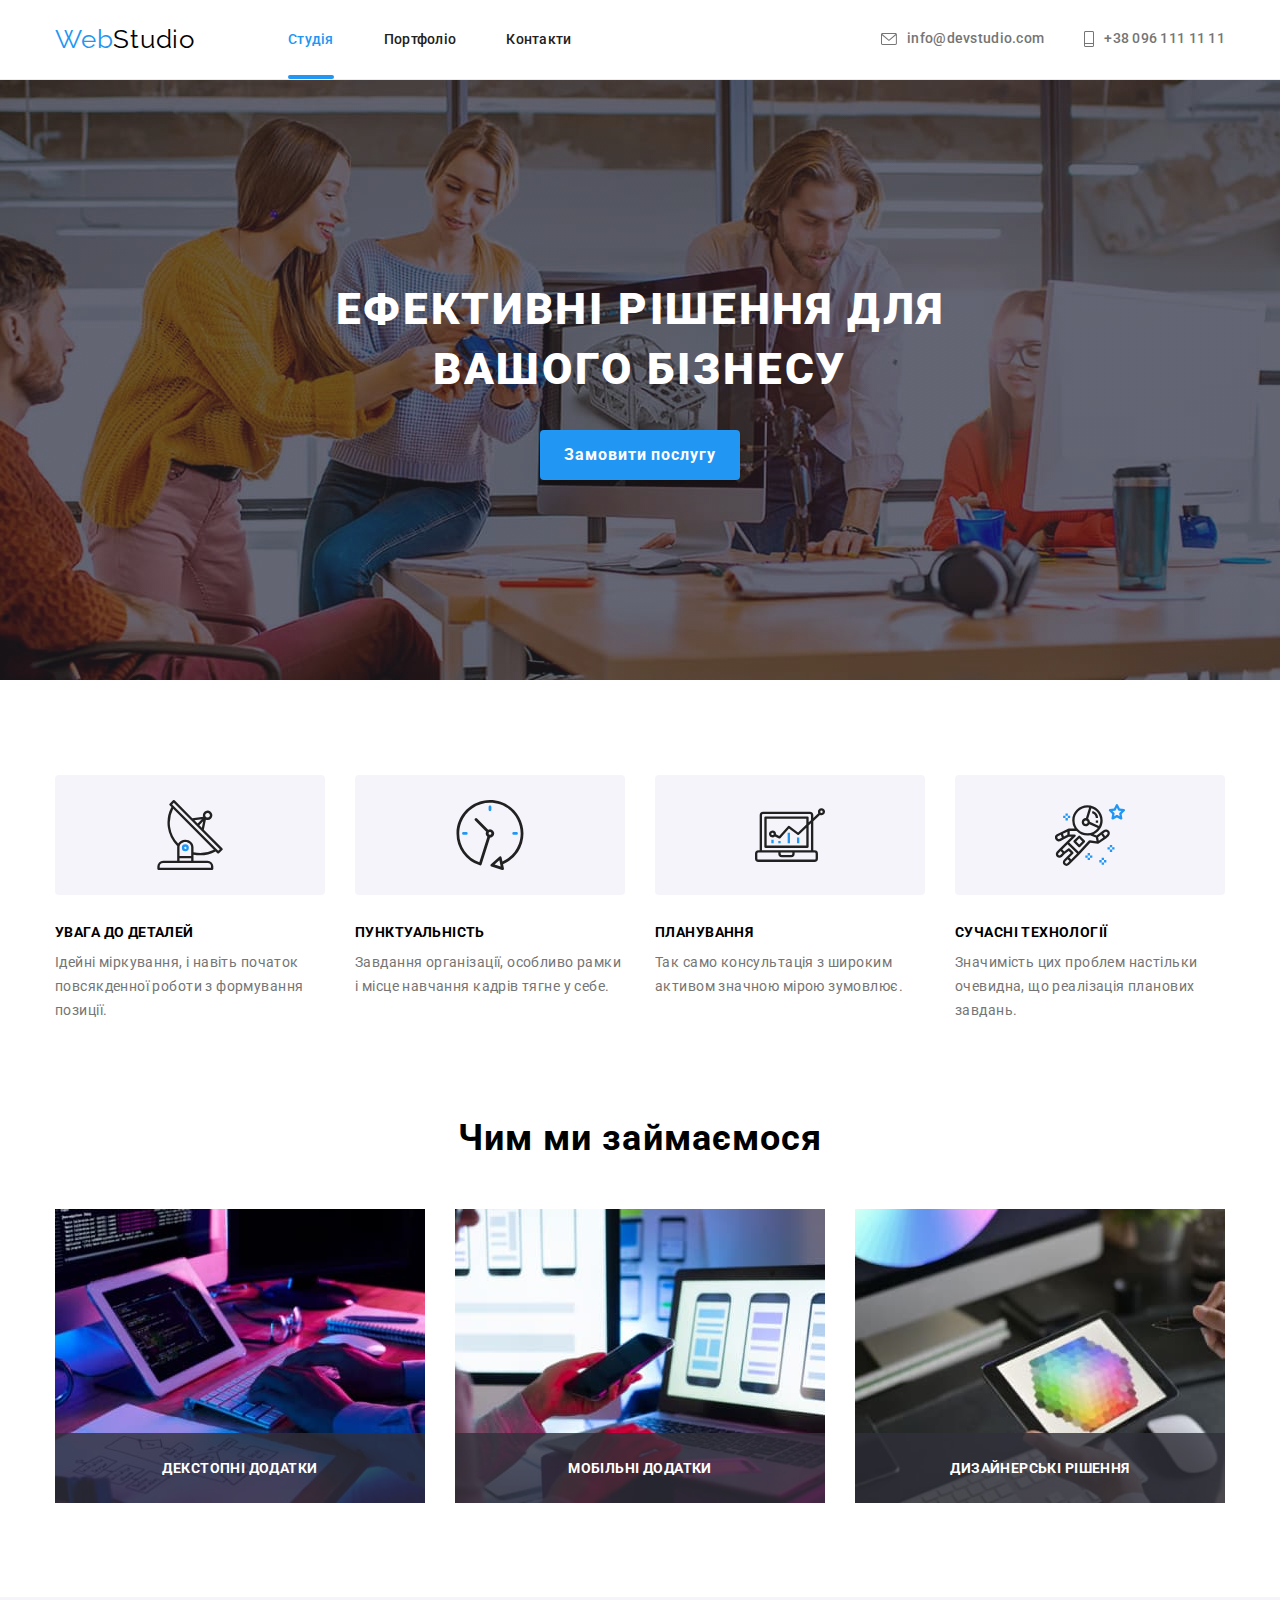
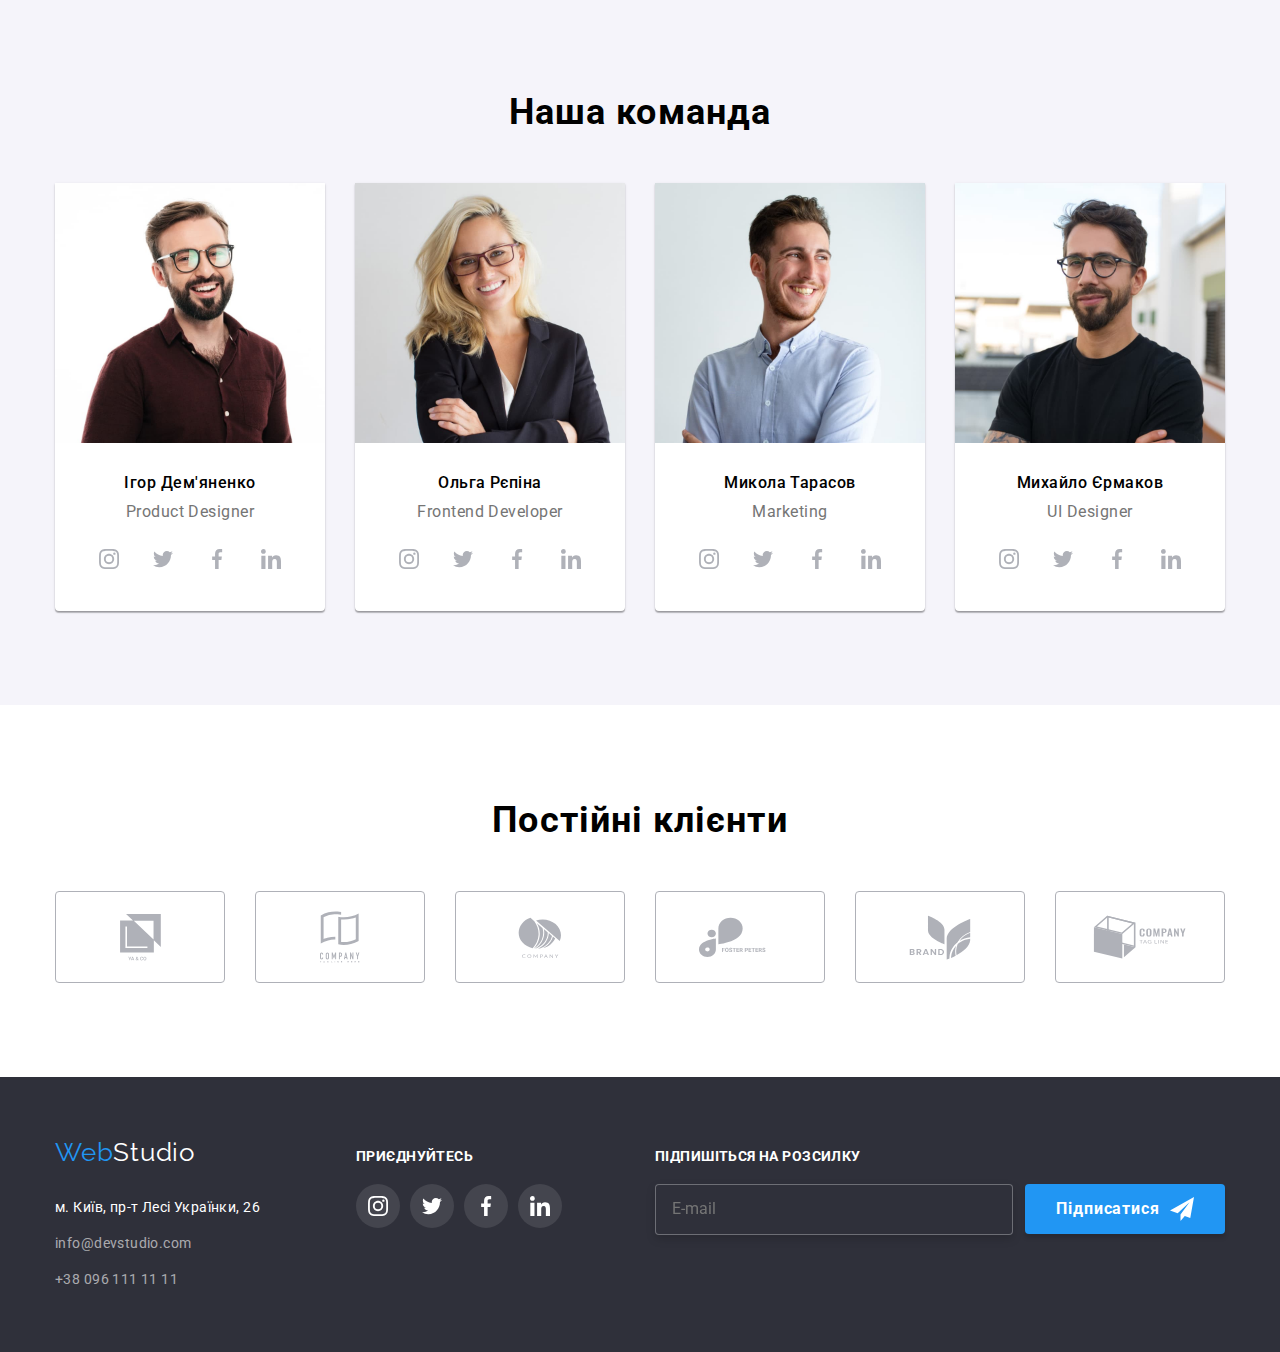
<file: index.html>
<!DOCTYPE html>
<html lang="uk">

<head>
  <meta charset="UTF-8" />
  <meta http-equiv="X-UA-Compatible" content="IE=edge" />
  <meta name="viewport" content="width=device-width, initial-scale=1.0" />
  <link rel="preconnect" href="https://fonts.googleapis.com" />
  <link rel="preconnect" href="https://fonts.gstatic.com" crossorigin />
  <link href="https://fonts.googleapis.com/css2?family=Raleway:wght@700&family=Roboto:wght@400;500;700;900&display=swap"
    rel="stylesheet" />
  <link rel="stylesheet" href="https://cdnjs.cloudflare.com/ajax/libs/modern-normalize/1.1.0/modern-normalize.min.css">
  <link rel="stylesheet" href="./css/main.min.css" />
  <title>Document</title>
</head>

<body>
  <header class="header">
    <div class="container">
      <div class="header-page">
        <!-- лого-->
        <a href="./index.html" class="logo"><span class="logo-color">Web</span>Studio</a>
        <!--силки-->
        <nav class="navigation">
          <ul class="navigation__list">
            <li class="navigation-list__item"><a href="" class="navigation-list__link  active-page">Студія </a></li>
            <li class="navigation-list__item"><a href="./portfolio.html" class="navigation-list__link">Портфоліо</a>
            </li>
            <li class="navigation-list__item"><a href="" class="navigation-list__link">Контакти</a></li>
          </ul>
        </nav>
        <!--звязок-->
        <ul class="contact">
          <li class="contact-list">
            <a href="mailto:info@devstudio.com" class="contact-list__link">
              <!-- icon-mail -->
              <svg class="icon-mail" width="16" height="12">
                <use href="./img/icons.svg#mail" width="16" height="12"></use>
              </svg>
              info@devstudio.com
            </a>
          </li>
          <li>
            <a href="tel:+380961111111" class="contact-list__link">
              <!-- icon-tel -->
              <svg class="icon-tel" width="10" height="16">
                <use href="./img/icons.svg#tel" width="10" height="16"></use>
              </svg>
              +38 096 111 11 11
            </a>
          </li>
        </ul>
      </div>
    </div>
  </header>
  <main>
    <!--герой-->
    <section class="hero">
      <h1 class="hero__title">ЕФЕКТИВНІ РІШЕННЯ ДЛЯ ВАШОГО БІЗНЕСУ</h1>
      <button type="button" class="pledge" data-modal-open>Замовити послугу</button>
    </section>
    <!--Чим ми займаємося-->
    <section class="advances">
      <!-- заголовок який сховаємо -->
      <h2 class="casper">переваги</h2>
      <!--текс-->
      <div class="container">
        <ul class="advances-list">
          <li class="advances-list__item">
            <div class="advances-list__icon">
              <svg width="70" height="70">
                <use href="./img/icons.svg#antenna"></use>
              </svg>
            </div>
            <h3 class="advances-list__title">УВАГА ДО ДЕТАЛЕЙ</h3>
            <p class="advances-list__text">
              Ідейні міркування, і навіть початок повсякденної роботи з формування позиції.
            </p>
          </li>
          <li class="advances-list__item">
            <div class="advances-list__icon">
              <svg width="70" height="70">
                <use href="./img/icons.svg#clock"></use>
              </svg>
            </div>
            <h3 class="advances-list__title">ПУНКТУАЛЬНІСТЬ</h3>
            <p class="advances-list__text">
              Завдання організації, особливо рамки і місце навчання кадрів тягне у себе.
            </p>
          </li>
          <li class="advances-list__item">
            <div class="advances-list__icon">
              <svg width="70" height="70">
                <use href="./img/icons.svg#diagram"></use>
              </svg>
            </div>
            <h3 class="advances-list__title">ПЛАНУВАННЯ</h3>
            <p class="advances-list__text">
              Так само консультація з широким активом значною мірою зумовлює.
            </p>
          </li>
          <li class="advances-list__item">
            <div class="advances-list__icon">
              <svg width="70" height="70">
                <use href="./img/icons.svg#astronaut"></use>
              </svg>
            </div>
            <h3 class="advances-list__title">СУЧАСНІ ТЕХНОЛОГІЇ</h3>
            <p class="advances-list__text">
              Значимість цих проблем настільки очевидна, що реалізація планових завдань.
            </p>
          </li>
        </ul>
      </div>
    </section>
    <!--картинки-->
    <section class="servise">
      <div class="container">
        <h2 class="servise-title">Чим ми займаємося</h2>
        <ul class="servise-list">
          <li class="servise-list__item">
            <img src="./img/img-1.jpg" alt="робота за планшетом" width="370" height="294" />
            <div class="servise-list__txt">
              <p>ДЕКСТОПНІ ДОДАТКИ</p>
            </div>
          </li>
          <li class="servise-list__item">
            <img src="./img/img-2.jpg" alt="ноутбук та телефон" width="370" height="294" />
            <div class="servise-list__txt">
              <p>МОБІЛЬНІ ДОДАТКИ</p>
            </div>
          </li>
          <li class="servise-list__item">
            <img src="./img/img-3.jpg" alt="планшет на якому палітра кольорів" width="370" height="294" />
            <div class="servise-list__txt">
              <p>ДИЗАЙНЕРСЬКІ РІШЕННЯ</p>
            </div>
          </li>
        </ul>
      </div>
    </section>
    <!--Наша команда-->
    <section class="team">
      <div class="container">
        <h2 class=" team__title">Наша команда</h2>
        <ul class="team-list">
          <li class="team-list__item">
            <img class="team-list__foto" src="./img/product-designer.jpg" alt="чоловік-продакт-дизайнер" width="270"
              height="260" />
            <div class="team-list__cards">
              <h3 class="team-list__name">Ігор Дем'яненко</h3>
              <p class="team-list__position">Product Designer</p>
              <ul class="social-list">
                <li class="social-list__item">
                  <a class="social-list__link" href="" aria-label="instagram">
                    <svg class="social-list__icon" width="20" height="20">
                      <use href="./img/icons.svg#instagram"></use>
                    </svg>
                  </a>
                </li>
                <li class="social-list__item">
                  <a class="social-list__link" href="" aria-label="twitter">
                    <svg class="social-list__icon" width="20" height="20">
                      <use href="./img/icons.svg#twitter"></use>
                    </svg>
                  </a>
                </li>
                <li class="social-list__item">
                  <a class="social-list__link" href="" aria-label="facebook">
                    <svg class="social-list__icon" width="20" height="20">
                      <use href="./img/icons.svg#facebook"></use>
                    </svg>
                  </a>
                </li>
                <li class="social-list__item">
                  <a class="social-list__link" href="" aria-label="linkedin">
                    <svg class="social-list__icon" width="20" height="20">
                      <use href="./img/icons.svg#linkedin"></use>
                    </svg>
                  </a>
                </li>
              </ul>
            </div>
          </li>
          <li class="team-list__item">
            <img class="team-list__foto" src="./img/frontend-developer.jpg" alt="дівчина-розробник" width="270"
              height="260" />
            <div class="team-list__cards">
              <h3 class="team-list__name">Ольга Рєпіна</h3>
              <p class="team-list__position">Frontend Developer</p>
              <ul class="social-list">
                <li class="social-list__item">
                  <a class="social-list__link" href="" aria-label="instagram">
                    <svg class="social-list__icon" width="20" height="20">
                      <use href="./img/icons.svg#instagram"></use>
                    </svg>
                  </a>
                </li>
                <li class="social-list__item">
                  <a class="social-list__link" href="" aria-label="twitter">
                    <svg class="social-list__icon" width="20" height="20">
                      <use href="./img/icons.svg#twitter"></use>
                    </svg>
                  </a>
                </li>
                <li class="social-list__item">
                  <a class="social-list__link" href="" aria-label="facebook">
                    <svg class="social-list__icon" width="20" height="20">
                      <use href="./img/icons.svg#facebook"></use>
                    </svg>
                  </a>
                </li>
                <li class="social-list__item">
                  <a class="social-list__link" href="" aria-label="linkedin">
                    <svg class="social-list__icon" width="20" height="20">
                      <use href="./img/icons.svg#linkedin"></use>
                    </svg>
                  </a>
                </li>
              </ul>
            </div>
          </li>
          <li class="team-list__item">
            <img class="team-list__foto" src="./img/marketing.jpg" alt="чоловік-маркетолог" width="270" height="260" />
            <div class="team-list__cards">
              <h3 class="team-list__name">Микола Тарасов</h3>
              <p class="team-list__position">Marketing</p>
              <ul class="social-list">
                <li class="social-list__item">
                  <a class="social-list__link" href="" aria-label="instagram">
                    <svg class="social-list__icon" width="20" height="20">
                      <use href="./img/icons.svg#instagram"></use>
                    </svg>
                  </a>
                </li>
                <li class="social-list__item">
                  <a class="social-list__link" href="" aria-label="twitter">
                    <svg class="social-list__icon" width="20" height="20">
                      <use href="./img/icons.svg#twitter"></use>
                    </svg>
                  </a>
                </li>
                <li class="social-list__item">
                  <a class="social-list__link" href="" aria-label="facebook">
                    <svg class="social-list__icon" width="20" height="20">
                      <use href="./img/icons.svg#facebook"></use>
                    </svg>
                  </a>
                </li>
                <li class="social-list__item">
                  <a class="social-list__link" href="" aria-label="linkedin">
                    <svg class="social-list__icon" width="20" height="20">
                      <use href="./img/icons.svg#linkedin"></use>
                    </svg>
                  </a>
                </li>
              </ul>
            </div>
          </li>
          <li class="team-list__item">
            <img class="team-list__foto" src="./img/ui-designer.jpg" alt="чоловік-дизайнер" width="270" height="260" />
            <div class="team-list__cards">
              <h3 class="team-list__name">Михайло Єрмаков</h3>
              <p class="team-list__position">UI Designer</p>
              <ul class="social-list">
                <li class="social-list__item">
                  <a class="social-list__link" href="" aria-label="instagram">
                    <svg class="social-list__icon" width="20" height="20">
                      <use href="./img/icons.svg#instagram"></use>
                    </svg>
                  </a>
                </li>
                <li class="social-list__item">
                  <a class="social-list__link" href="" aria-label="twitter">
                    <svg class="social-list__icon" width="20" height="20">
                      <use href="./img/icons.svg#twitter"></use>
                    </svg>
                  </a>
                </li>
                <li class="social-list__item">
                  <a class="social-list__link" href="" aria-label="facebook">
                    <svg class="social-list__icon" width="20" height="20">
                      <use href="./img/icons.svg#facebook"></use>
                    </svg>
                  </a>
                </li>
                <li class="social-list__item">
                  <a class="social-list__link" href="" aria-label="linkedin">
                    <svg class="social-list__icon" width="20" height="20">
                      <use href="./img/icons.svg#linkedin"></use>
                    </svg>
                  </a>
                </li>
              </ul>
            </div>
          </li>
        </ul>
      </div>
    </section>
    <!-- Постійні клієнти -->
    <section class="client">
      <div class="container">
        <h2 class=" client__title">Постійні клієнти</h2>
        <ul class="client-list">
          <li class="client-list__item">
            <a class="client-list__link" href="">
              <svg class="client-list__icon" width="41" height="46.7">
                <use href="./img/icons.svg#client1"></use>
              </svg>
            </a>
          </li>
          <li class="client-list__item">
            <a class="client-list__link" href="">
              <svg class="client-list__icon" width="40" height="52">
                <use href="./img/icons.svg#client2"></use>
              </svg>
            </a>
          </li>
          <li class="client-list__item">
            <a class="client-list__link" href="">
              <svg class="client-list__icon" width="43.46" height="41.18">
                <use href="./img/icons.svg#client3"></use>
              </svg>
            </a>
          </li>
          <li class="client-list__item">
            <a class="client-list__link" href="">
              <svg class="client-list__icon" width="84.44" height="40.62">
                <use href="./img/icons.svg#client4"></use>
              </svg>
            </a>
          </li>
          <li class="client-list__item">
            <a class="client-list__link" href="">
              <svg class="client-list__icon" width="62.54" height="45.43">
                <use href="./img/icons.svg#client5"></use>
              </svg>
            </a>
          </li>
          <li class="client-list__item">
            <a class="client-list__link" href="">
              <svg class="client-list__icon" width="93.79" height="43.93">
                <use href="./img/icons.svg#client6"></use>
              </svg>
            </a>
          </li>
        </ul>
      </div>
    </section>
  </main>
  <footer>
    <div class="footer">
      <div class="container foot">
        <div>
          <!--лого-->
          <a href="" class="logo-footer"><span class="logo-color">Web</span>Studio</a>
          <!-- адресс -->
          <address class="addres">
            <ul class="address-list">
              <li class="address-list__item"><a href="https://goo.gl/maps/CPtrU1FHBa2aNyZL9" target="_blank"
                  rel="noopener noreferrer nofollow" class="address-txt">м. Київ, пр-т Лесі Українки, 26</a> </li>
              <li class="address-list__item">
                <a href="mailto:info@devstudio.com" class="contact-footer">info@devstudio.com</a>
              </li>
              <li class="address-list__item"><a href="tel:+380961111111" class="contact-footer">+38 096 111 11 11</a>
              </li>
            </ul>
          </address>
        </div>
        <div class="join">
          <p class="join__txt">ПРИЄДНУЙТЕСЬ</p>
          <ul class="join-list">
            <li class="join-list__item">
              <a class="join-list__link" href="" aria-label="instagram">
                <svg class="join-list__icon" width="20" height="20">
                  <use href="./img/icons.svg#instagram" width="20" height="20"></use>
                </svg>
              </a>
            </li>
            <li class="join-list__item">
              <a class="join-list__link" href="" aria-label="twitter">
                <svg class="join-list__icon" width="20" height="20">
                  <use href="./img/icons.svg#twitter" width="20" height="20"></use>
                </svg>
              </a>
            </li>
            <li class="join-list__item">
              <a class="join-list__link" href="" aria-label="facebook">
                <svg class="join-list__icon" width="20" height="20">
                  <use href="./img/icons.svg#facebook" width="20" height="20"></use>
                </svg>
              </a>
            </li>
            <li class="join-list__item">
              <a class="join-list__link" href="" aria-label="linkedin">
                <svg class="join-list__icon" width="20" height="20">
                  <use href="./img/icons.svg#linkedin" width="20" height="20"></use>
                </svg>
              </a>
            </li>
          </ul>
        </div>
        <div class="mailing">
          <p class="mailing-txt">ПІДПИШІТЬСЯ НА РОЗСИЛКУ</p>
          <div class="mailing-div">
            <form>
              <label for="user-mailing"></label>
              <input class="mailing-input" type="email" placeholder="E-mail" name="user-mailing" id="user-mailing">

            </form>
            <button class="mailing-button" type="submit">Підписатися
              <svg class="mailing-svg" width="24" height="24">
                <use href="./img/icons.svg#send"></use>
              </svg>
            </button>
          </div>
        </div>
      </div>
    </div>
  </footer>
  <div class="backdrop is-hidden" data-modal>
    <div class="modal">
      <button class="modal-buton" data-modal-close>
        <svg width="11px" height="11px">
          <use class="buton-icon" href="./img/icons.svg#vector" width="11px" height="11px"></use>
        </svg>
      </button>
      <p class="modal-txt">Залиште свої дані, ми вам передзвонимо</p>
      <form class="form">
        <div class="input-div">
          <label class="user-txt" for="user-person">Ім'я</label>
          <input class="user-input" type="text" name="user-person" id="user-person" placeholder=" ">
          <svg class="user-svg" width="18" height="18">
            <use href="./img/icons.svg#person"></use>
          </svg>
        </div>
        <div class="input-div">
          <label class="user-txt" for="user-phone">Телефон</label>
          <input class="user-input" type="text" name="user-phone" id="user-phone" placeholder=" ">
          <svg class="user-svg" width="18" height="18">
            <use href="./img/icons.svg#phone"></use>
          </svg>
        </div>
        <div class="input-div">
          <label class="user-txt" for="user-email">Пошта</label>
          <input class="user-input" type="text" name="user-email" id="user-email" placeholder=" ">
          <svg class="user-svg" width="18" height="18">
            <use href="./img/icons.svg#email"></use>
          </svg>
        </div>
        <div class="input-div">
          <label class="user-txt" for="user-coment">Коментар</label>
          <textarea class="user-coment" name="user-coment" id="user-coment" rows="10"
            placeholder="Введіть текст"></textarea>
        </div>
      </form>
      <div class="checkbox-div">
        <label for="checkbox-input">
          <span class="checkbox-txt">Погоджуюся з розсилкою та приймаю
            <a class="checkbox-link" href="">Умови договору</a>
          </span>
        </label>
        <input class="checkbox-input" type="checkbox" name="checkbox-input" id="checkbox-input">
        <svg class="checkbox-custom" width="16">
          <use href="./img/icons.svg#check"></use>
        </svg>
      </div>
      <div>
        <button class="button-send" type="submit">Відправити</button>
      </div>
    </div>
  </div>
  <script src="./js/modal.js"></script>
</body>

</html>
</file>
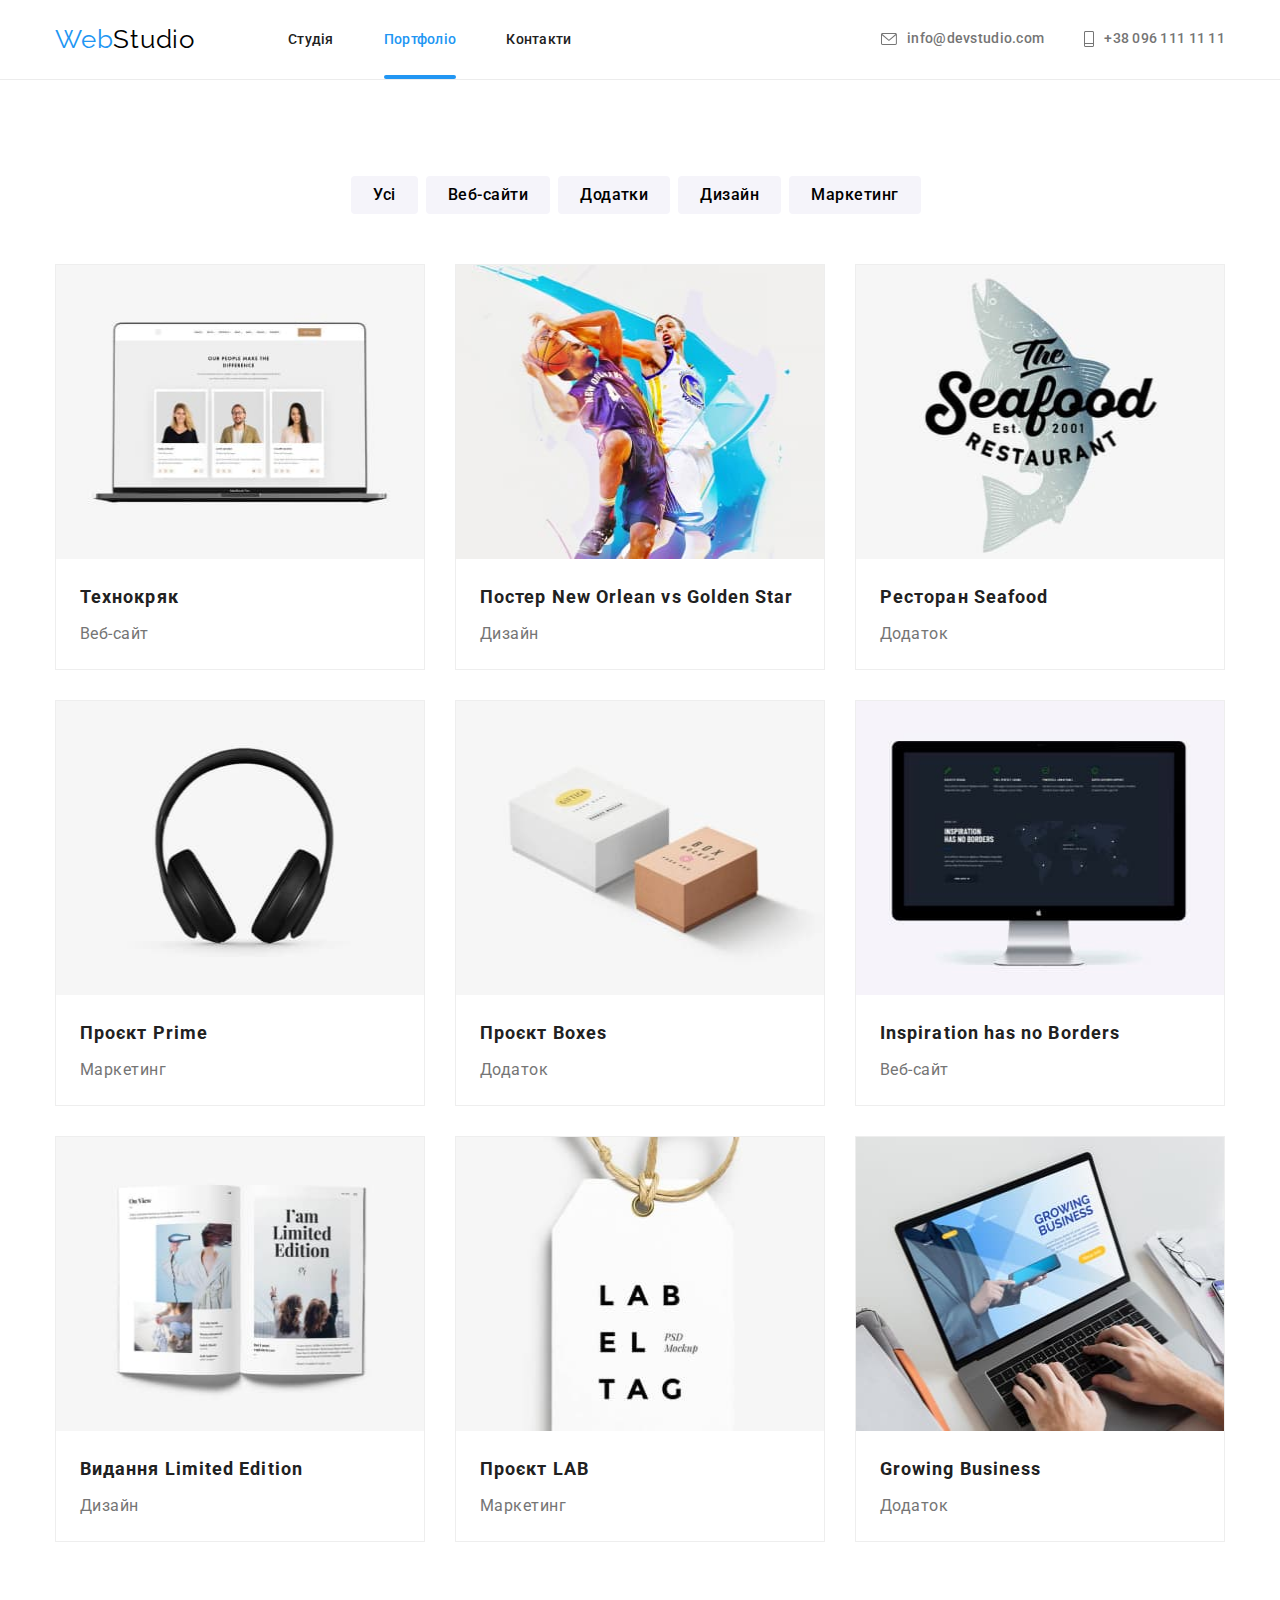
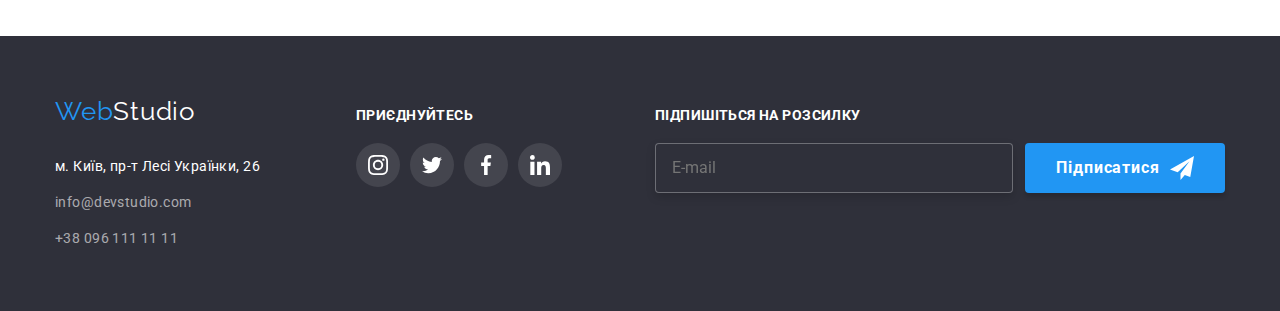
<file: portfolio.html>
<!DOCTYPE html>
<html lang="uk">

<head>
  <meta charset="UTF-8" />
  <meta http-equiv="X-UA-Compatible" content="IE=edge" />
  <meta name="viewport" content="width=device-width, initial-scale=1.0" />
  <link rel="preconnect" href="https://fonts.googleapis.com" />
  <link rel="preconnect" href="https://fonts.gstatic.com" crossorigin />
  <link href="https://fonts.googleapis.com/css2?family=Raleway:wght@700&family=Roboto:wght@400;500;700;900&display=swap"
    rel="stylesheet" />
  <link rel="stylesheet" href="https://cdnjs.cloudflare.com/ajax/libs/modern-normalize/1.1.0/modern-normalize.min.css">
  <link rel="stylesheet" href="./css/main.min.css" />
  <title>Document</title>
</head>

<body>
  <header class="header">
    <div class="container">
      <div class="header-page">
        <!-- лого-->
        <a href="./index.html" class="logo"><span class="logo-color">Web</span>Studio</a>
        <!--силки-->
        <nav class="navigation">
          <ul class="navigation__list">
            <li class="navigation-list__item"><a href="./index.html" class="navigation-list__link">Студія </a></li>
            <li class="navigation-list__item"><a href="" class="navigation-list__link active-page">Портфоліо</a></li>
            <li class="navigation-list__item"><a href="" class="navigation-list__link">Контакти</a></li>
          </ul>
        </nav>
        <!--звязок-->
        <ul class="contact">
          <li class="contact-list">
            <a href="mailto:info@devstudio.com" class="contact-list__link">
              <!-- icon-mail -->
              <svg class="icon-mail" width="16" height="12">
                <use href="./img/icons.svg#mail" width="16" height="12"></use>
              </svg>
              info@devstudio.com
            </a>
          </li>
          <li>
            <a href="tel:+380961111111" class="contact-list__link">
              <!-- icon-tel -->
              <svg class="icon-tel" width="10" height="16">
                <use href="./img/icons.svg#tel" width="10" height="16"></use>
              </svg>
              +38 096 111 11 11
            </a>
          </li>
        </ul>
      </div>
    </div>
  </header>
  <main>
    <section class="portfolio">
      <!-- заголовок скриєм -->
      <h1 class="casper">список робіт</h1>
      <!--  portfolio-item  -->
      <div class="container">
        <ul class="filter-list">
          <li class="filter-list__item"><button type="button" class="filter-list__button">Усі</button></li>
          <li class="filter-list__item"><button type="button" class="filter-list__button">Веб-сайти</button></li>
          <li class="filter-list__item"><button type="button" class="filter-list__button">Додатки</button></li>
          <li class="filter-list__item"><button type="button" class="filter-list__button">Дизайн</button></li>
          <li class="filter-list__item"><button type="button" class="filter-list__button">Маркетинг</button></li>
        </ul>
      </div>
      <div class="container">
        <ul class="portfolio-list">

          <li class="portfolio-list__item">
            <a class="portfolio-list__link" href="">
              <div class="overlay-tumb">
                <img class="portfolio-list__img" src="./img/notebook.jpg" alt="ноутбук" width="370" height="294" />
                <div class="overlay">
                  <p class="overlay-txt">Ресурс пропонує комплексні пропозиції
                    з різним рівнем функціоналу та сервісів.
                    Все це дозволить відвідувачу отримати вичерпні
                    відомості про компанію чи приватну особу.</p>
                </div>
              </div>

              <div class="card">
                <h2 class="card-title">Технокряк</h2>
                <p class="card-category">Веб-сайт</p>
              </div>
            </a>
          </li>

          <li class="portfolio-list__item">
            <a class="portfolio-list__link" href="">
              <div class="overlay-tumb">
                <img class="portfolio-list__img" src="./img/game.jpg" alt="двооє гравців грають в баскетбол" width="370"
                  height="294" />
                  <div class="overlay">
                    <p class="overlay-txt">Ресурс пропонує комплексні пропозиції
                      з різним рівнем функціоналу та сервісів.
                      Все це дозволить відвідувачу отримати вичерпні
                      відомості про компанію чи приватну особу.</p>
                  </div>
              </div>


              <div class="card">
                <h2 class="card-title">Постер New Orlean vs Golden Star</h2>
                <p class="card-category">Дизайн</p>
              </div>
            </a>
          </li>

          <li class="portfolio-list__item">
            <a class="portfolio-list__link" href="">
              <div class="overlay-tumb">
                <img class="portfolio-list__img" src="./img/fish.jpg" alt="логотип ресторану на фоні риби" width="370"
                  height="294" />
                  <div class="overlay">
                    <p class="overlay-txt">Ресурс пропонує комплексні пропозиції
                      з різним рівнем функціоналу та сервісів.
                      Все це дозволить відвідувачу отримати вичерпні
                      відомості про компанію чи приватну особу.</p>
                  </div>
              </div>

              <div class="card">
                <h2 class="card-title">Ресторан Seafood</h2>
                <p class="card-category">Додаток</p>
              </div>
            </a>
          </li>

          <li class="portfolio-list__item">
            <a class="portfolio-list__link" href="">
              <div class="overlay-tumb">
                <img class="portfolio-list__img" src="./img/headphones.jpg" alt="навушники" width="370" height="294" />
                <div class="overlay">
                  <p class="overlay-txt">Ресурс пропонує комплексні пропозиції
                    з різним рівнем функціоналу та сервісів.
                    Все це дозволить відвідувачу отримати вичерпні
                    відомості про компанію чи приватну особу.</p>
                </div>
              </div>

              <div class="card">
                <h2 class="card-title">Проєкт Prime</h2>
                <p class="card-category">Маркетинг</p>
              </div>
            </a>
          </li>

          <li class="portfolio-list__item">
            <a class="portfolio-list__link" href="">
              <div class="overlay-tumb">
                <img class="portfolio-list__img" src="./img/boxes.jpg" alt=" дві коробри" width="370" height="294" />
                <div class="overlay">
                  <p class="overlay-txt">Ресурс пропонує комплексні пропозиції
                    з різним рівнем функціоналу та сервісів.
                    Все це дозволить відвідувачу отримати вичерпні
                    відомості про компанію чи приватну особу.</p>
                </div>
              </div>

              <div class="card">
                <h2 class="card-title">Проєкт Boxes</h2>
                <p class="card-category">Додаток</p>
              </div>
            </a>
          </li>

          <li class="portfolio-list__item">
            <a class="portfolio-list__link" href="">
              <div class="overlay-tumb">
                <img class="portfolio-list__img" src="./img/monitor.jpg" alt="монітор з мапою світу" width="370"
                  height="294" />
                  <div class="overlay">
                    <p class="overlay-txt">Ресурс пропонує комплексні пропозиції
                      з різним рівнем функціоналу та сервісів.
                      Все це дозволить відвідувачу отримати вичерпні
                      відомості про компанію чи приватну особу.</p>
                  </div>
              </div>

              <div class="card">
                <h2 class="card-title">Inspiration has no Borders</h2>
                <p class="card-category">Веб-сайт</p>
              </div>
            </a>
          </li>

          <li class="portfolio-list__item">
            <a class="portfolio-list__link" href="">
              <div class="overlay-tumb">
                <img class="portfolio-list__img" src="./img/limited.jpg" alt="лестівка лемітованої продукції" width="370"
                  height="294" />
                  <div class="overlay">
                    <p class="overlay-txt">Ресурс пропонує комплексні пропозиції
                      з різним рівнем функціоналу та сервісів.
                      Все це дозволить відвідувачу отримати вичерпні
                      відомості про компанію чи приватну особу.</p>
                  </div>
              </div>

              <div class="card">
                <h2 class="card-title">Видання Limited Edition</h2>
                <p class="card-category">Дизайн</p>
              </div>
            </a>
          </li>

          <li class="portfolio-list__item">
            <a class="portfolio-list__link" href="">
              <div class="overlay-tumb">
                <img class="portfolio-list__img" src="./img/label.jpg" alt="бірка" width="370" height="294" />
                <div class="overlay">
                  <p class="overlay-txt">Ресурс пропонує комплексні пропозиції
                    з різним рівнем функціоналу та сервісів.
                    Все це дозволить відвідувачу отримати вичерпні
                    відомості про компанію чи приватну особу.</p>
                </div>
              </div>

              <div class="card">
                <h2 class="card-title">Проєкт LAB</h2>
                <p class="card-category">Маркетинг</p>
              </div>
            </a>
          </li>

          <li class="portfolio-list__item">
            <a class="portfolio-list__link" href="">
              <div class="overlay-tumb">
                <img class="portfolio-list__img" src="./img/work.jpg" alt="виконання праці за ноутбуком" width="370"
                  height="294" />
                  <div class="overlay">
                    <p class="overlay-txt">Ресурс пропонує комплексні пропозиції
                      з різним рівнем функціоналу та сервісів.
                      Все це дозволить відвідувачу отримати вичерпні
                      відомості про компанію чи приватну особу.</p>
                  </div>
              </div>

              <div class="card">
                <h2 class="card-title">Growing Business</h2>
                <p class="card-category">Додаток</p>
              </div>
            </a>
          </li>
        </ul>
      </div>
    </section>
  </main>
  <footer>
    <div class="footer">
      <div class="container foot">
        <div>
          <!--лого-->
          <a href="" class="logo-footer"><span class="logo-color">Web</span>Studio</a>
          <!-- адресс -->
          <address class="addres">
            <ul class="address-list">
              <li class="address-list__item"><a href="https://goo.gl/maps/CPtrU1FHBa2aNyZL9" target="_blank"
                  rel="noopener noreferrer nofollow" class="address-txt">м. Київ, пр-т Лесі Українки, 26</a> </li>
              <li class="address-list__item">
                <a href="mailto:info@devstudio.com" class="contact-footer">info@devstudio.com</a>
              </li>
              <li class="address-list__item"><a href="tel:+380961111111" class="contact-footer">+38 096 111 11 11</a>
              </li>
            </ul>
          </address>
        </div>
        <div class="join">
          <p class="join__txt">ПРИЄДНУЙТЕСЬ</p>
          <ul class="join-list">
            <li class="join-list__item">
              <a class="join-list__link" href="" aria-label="instagram">
                <svg class="join-list__icon" width="20" height="20">
                  <use href="./img/icons.svg#instagram" width="20" height="20"></use>
                </svg>
              </a>
            </li>
            <li class="join-list__item">
              <a class="join-list__link" href="" aria-label="twitter">
                <svg class="join-list__icon" width="20" height="20">
                  <use href="./img/icons.svg#twitter" width="20" height="20"></use>
                </svg>
              </a>
            </li>
            <li class="join-list__item">
              <a class="join-list__link" href="" aria-label="facebook">
                <svg class="join-list__icon" width="20" height="20">
                  <use href="./img/icons.svg#facebook" width="20" height="20"></use>
                </svg>
              </a>
            </li>
            <li class="join-list__item">
              <a class="join-list__link" href="" aria-label="linkedin">
                <svg class="join-list__icon" width="20" height="20">
                  <use href="./img/icons.svg#linkedin" width="20" height="20"></use>
                </svg>
              </a>
            </li>
          </ul>
        </div>
        <div class="mailing">
          <p class="mailing-txt">ПІДПИШІТЬСЯ НА РОЗСИЛКУ</p>
          <div class="mailing-div">
            <form>
              <label for="user-mailing"></label>
              <input class="mailing-input" type="email" placeholder="E-mail" name="user-mailing" id="user-mailing">

            </form>
            <button class="mailing-button" type="submit">Підписатися
              <svg class="mailing-svg" width="24" height="24">
                <use href="./img/icons.svg#send"></use>
              </svg>
            </button>
          </div>
        </div>
      </div>
    </div>
  </footer>
</body>

</html>
</file>
<file: css/main.min.css>
html{-webkit-box-sizing:border-box;box-sizing:border-box}*,*::before,*::after{-webkit-box-sizing:inherit;box-sizing:inherit}body{margin:0;font-family:Roboto,sans-serif;font-style:normal;color:var(--title-text-color)}a{text-decoration:none}ul{display:-webkit-box;display:-ms-flexbox;display:flex;list-style:none;margin-left:0;padding-left:0}h1,h2,h3,h4,h5,h6,p,ul{margin-top:0;margin-bottom:0}section{padding-top:94px;padding-bottom:94px}img{display:block;max-width:100%}.logo{margin-right:93px;font-family:"Raleway";font-style:normal;font-size:26px;line-height:1.19;letter-spacing:.03em;color:#000}.logo-color{color:#2196f3}.header{padding-top:24px;padding-bottom:24px;border-bottom:1px solid #ececec}.container{width:1200px;margin-left:auto;margin-right:auto;padding-left:15px;padding-right:15px}.header-page{display:-webkit-box;display:-ms-flexbox;display:flex;-webkit-box-align:center;-ms-flex-align:center;align-items:center}.navigation__list{display:-webkit-box;display:-ms-flexbox;display:flex}.navigation-list__item{margin-left:50px}.navigation-list__item:first-child{margin-left:0}.navigation-list__link{position:relative;font-weight:500;font-size:14px;line-height:1.14;letter-spacing:.02em;color:#212121;-webkit-transition:250ms cubic-bezier(0.4, 0, 0.2, 1),-webkit-transform;transition:250ms cubic-bezier(0.4, 0, 0.2, 1),-webkit-transform;transition:transform,250ms cubic-bezier(0.4, 0, 0.2, 1);transition:transform,250ms cubic-bezier(0.4, 0, 0.2, 1),-webkit-transform}.navigation-list__link:hover,.navigation-list__link:focus{color:#2196f3;-webkit-transition:250ms cubic-bezier(0.4, 0, 0.2, 1),-webkit-transform;transition:250ms cubic-bezier(0.4, 0, 0.2, 1),-webkit-transform;transition:transform,250ms cubic-bezier(0.4, 0, 0.2, 1);transition:transform,250ms cubic-bezier(0.4, 0, 0.2, 1),-webkit-transform}.active-page{color:#2196f3}.active-page::after{content:"";position:absolute;left:0;bottom:-31.5px;display:block;width:100%;height:4px;background-color:#2196f3;border-radius:2px;-webkit-transition:250ms cubic-bezier(0.4, 0, 0.2, 1),-webkit-transform;transition:250ms cubic-bezier(0.4, 0, 0.2, 1),-webkit-transform;transition:transform,250ms cubic-bezier(0.4, 0, 0.2, 1);transition:transform,250ms cubic-bezier(0.4, 0, 0.2, 1),-webkit-transform}.contact{margin-left:auto}.contact-list__link{display:-webkit-box;display:-ms-flexbox;display:flex;margin-left:40px;font-weight:500;font-size:14px;line-height:1.14;letter-spacing:.02em;color:#757575;-webkit-box-align:center;-ms-flex-align:center;align-items:center;-webkit-box-pack:center;-ms-flex-pack:center;justify-content:center;-webkit-transition:250ms cubic-bezier(0.4, 0, 0.2, 1),-webkit-transform;transition:250ms cubic-bezier(0.4, 0, 0.2, 1),-webkit-transform;transition:transform,250ms cubic-bezier(0.4, 0, 0.2, 1);transition:transform,250ms cubic-bezier(0.4, 0, 0.2, 1),-webkit-transform}.contact-list__link:hover,.contact-list__link:focus{color:#2196f3;-webkit-transition:250ms cubic-bezier(0.4, 0, 0.2, 1),-webkit-transform;transition:250ms cubic-bezier(0.4, 0, 0.2, 1),-webkit-transform;transition:transform,250ms cubic-bezier(0.4, 0, 0.2, 1);transition:transform,250ms cubic-bezier(0.4, 0, 0.2, 1),-webkit-transform}.icon-mail,.icon-tel{display:-webkit-box;display:-ms-flexbox;display:flex;fill:currentColor;margin-right:10px;-webkit-box-align:center;-ms-flex-align:center;align-items:center;-webkit-box-pack:center;-ms-flex-pack:center;justify-content:center}.hero{padding-top:200px;padding-bottom:200px;margin-left:auto;margin-right:auto;max-width:1600px;height:600px;margin-left:auto;margin-right:auto;background-color:#c4c4c4;background-repeat:no-repeat;background-position:center;background-image:-webkit-gradient(linear, left top, right top, from(rgba(47, 48, 58, 0.4)), to(rgba(47, 48, 58, 0.4))),url("../img/img-hero.jpg");background-image:linear-gradient(90deg, rgba(47, 48, 58, 0.4), rgba(47, 48, 58, 0.4)),url("../img/img-hero.jpg")}.hero__title{width:696PX;margin-left:auto;margin-right:auto;margin-bottom:30PX;font-weight:900;font-size:44px;line-height:1.36;text-align:center;letter-spacing:.06em;color:#fff}.pledge{display:-webkit-box;display:-ms-flexbox;display:flex;-webkit-box-pack:center;-ms-flex-pack:center;justify-content:center;margin-left:auto;margin-right:auto;padding:10px 24px;font-family:"Roboto";font-style:normal;font-weight:700;font-size:16px;line-height:1.87;text-align:center;letter-spacing:.06em;color:#fff;background-color:#2196f3;-webkit-box-shadow:0px 4px 4px rgba(0,0,0,.15);box-shadow:0px 4px 4px rgba(0,0,0,.15);border-radius:4px;border:#2196f3;-webkit-transition:250ms cubic-bezier(0.4, 0, 0.2, 1),-webkit-transform;transition:250ms cubic-bezier(0.4, 0, 0.2, 1),-webkit-transform;transition:transform,250ms cubic-bezier(0.4, 0, 0.2, 1);transition:transform,250ms cubic-bezier(0.4, 0, 0.2, 1),-webkit-transform}.pledge:hover,.pledge:focus{color:#fff;background-color:#188ce8;-webkit-transition:250ms cubic-bezier(0.4, 0, 0.2, 1),-webkit-transform;transition:250ms cubic-bezier(0.4, 0, 0.2, 1),-webkit-transform;transition:transform,250ms cubic-bezier(0.4, 0, 0.2, 1);transition:transform,250ms cubic-bezier(0.4, 0, 0.2, 1),-webkit-transform}.casper{display:-webkit-box;display:-ms-flexbox;display:flex;width:1px;margin-left:auto;margin-right:auto;font-size:1px;color:#fff;text-align:center}.advances-list__item{width:270px;margin-right:30px}.advances-list__item:last-child{margin-right:0}.advances-list__icon{margin-bottom:30px;display:-webkit-box;display:-ms-flexbox;display:flex;height:120px;background-color:#f5f4fa;border-radius:4px;-webkit-box-align:center;-ms-flex-align:center;align-items:center;-webkit-box-pack:center;-ms-flex-pack:center;justify-content:center}.advances-list__title{margin-bottom:10px;font-size:14px;line-height:1.14;letter-spacing:.03em}.advances-list__text{font-size:14px;line-height:1.71;letter-spacing:.03em;color:#757575}.servise{padding-top:0;padding-bottom:94px}.servise-title{font-size:36px;line-height:1.17;text-align:center;letter-spacing:.03em;margin-bottom:50px}.servise-list__item{position:relative;margin-right:30px;height:294px}.servise-list__item:last-child{margin-right:0}.servise-list__txt{content:"";position:absolute;left:0;bottom:0px;display:block;width:370px;height:70px;background-color:rgba(47,48,58,.8);color:#fff;font-weight:700;font-size:14px;line-height:1.142;text-align:center;letter-spacing:.03em;padding:27px}.team__title{font-size:36px;line-height:1.17;text-align:center;letter-spacing:.03em;margin-bottom:50px}.team-list__item{margin-right:30px;border-radius:0px;-webkit-box-shadow:0px 1px 3px rgba(0,0,0,.12),0px 1px 1px rgba(0,0,0,.14),0px 2px 1px rgba(0,0,0,.2);box-shadow:0px 1px 3px rgba(0,0,0,.12),0px 1px 1px rgba(0,0,0,.14),0px 2px 1px rgba(0,0,0,.2);border-radius:0px 0px 4px 4px;background-color:#fff}.team-list__item:last-child{margin-right:0}.team-list__cards{padding-top:30px;padding-bottom:30px}.team-list__name{margin-bottom:10px;font-weight:500;font-size:16px;line-height:1.19;letter-spacing:.03em;text-align:center}.team-list__position{margin-bottom:16px;font-size:16px;line-height:1.19;letter-spacing:.03em;color:#757575;text-align:center}.team{margin-bottom:0;background-color:#f5f4fa}.social-list{display:-webkit-box;display:-ms-flexbox;display:flex;-webkit-box-align:center;-ms-flex-align:center;align-items:center;-webkit-box-pack:center;-ms-flex-pack:center;justify-content:center;padding:0}.social-list__item{width:44px;height:44px;border-radius:50%;margin-right:10px;fill:#757575}.social-list__item:last-child{margin-right:0}.social-list__link{width:44px;height:44px;display:-webkit-box;display:-ms-flexbox;display:flex;-webkit-box-align:center;-ms-flex-align:center;align-items:center;-webkit-box-pack:center;-ms-flex-pack:center;justify-content:center;fill:#afb1b8;-webkit-transition:250ms cubic-bezier(0.4, 0, 0.2, 1),-webkit-transform;transition:250ms cubic-bezier(0.4, 0, 0.2, 1),-webkit-transform;transition:transform,250ms cubic-bezier(0.4, 0, 0.2, 1);transition:transform,250ms cubic-bezier(0.4, 0, 0.2, 1),-webkit-transform}.social-list__link:hover,.social-list__link:focus{display:-webkit-box;display:-ms-flexbox;display:flex;width:44px;height:44px;background-color:#2196f3;border-radius:50%;margin-right:10px;fill:#fff;-webkit-transition:250ms cubic-bezier(0.4, 0, 0.2, 1),-webkit-transform;transition:250ms cubic-bezier(0.4, 0, 0.2, 1),-webkit-transform;transition:transform,250ms cubic-bezier(0.4, 0, 0.2, 1);transition:transform,250ms cubic-bezier(0.4, 0, 0.2, 1),-webkit-transform}.client__title{font-size:36px;line-height:1.17;text-align:center;letter-spacing:.03em;margin-bottom:50px}.client-list{display:-webkit-box;display:-ms-flexbox;display:flex;-webkit-box-align:center;-ms-flex-align:center;align-items:center;-webkit-box-pack:center;-ms-flex-pack:center;justify-content:center;padding:0}.client-list__item{display:-webkit-box;display:-ms-flexbox;display:flex;width:170px;height:92px;margin-right:30px;fill:#afb1b8}.client-list__item:last-child{margin-right:0}.client-list__link{width:170px;height:92px;border:1px solid #afb1b8;border-radius:4px;display:-webkit-box;display:-ms-flexbox;display:flex;-webkit-box-align:center;-ms-flex-align:center;align-items:center;-webkit-box-pack:center;-ms-flex-pack:center;justify-content:center;fill:#afb1b8;-webkit-transition:250ms cubic-bezier(0.4, 0, 0.2, 1),-webkit-transform;transition:250ms cubic-bezier(0.4, 0, 0.2, 1),-webkit-transform;transition:transform,250ms cubic-bezier(0.4, 0, 0.2, 1);transition:transform,250ms cubic-bezier(0.4, 0, 0.2, 1),-webkit-transform}.client-list__link:hover,.client-list__link:focus{fill:#2196f3;border:1px solid #2196f3;border-radius:4px;-webkit-transition:250ms cubic-bezier(0.4, 0, 0.2, 1),-webkit-transform;transition:250ms cubic-bezier(0.4, 0, 0.2, 1),-webkit-transform;transition:transform,250ms cubic-bezier(0.4, 0, 0.2, 1);transition:transform,250ms cubic-bezier(0.4, 0, 0.2, 1),-webkit-transform}.foot{display:-webkit-box;display:-ms-flexbox;display:flex;-webkit-box-align:baseline;-ms-flex-align:baseline;align-items:baseline}.footer{display:-webkit-box;display:-ms-flexbox;display:flex;padding-top:60px;padding-bottom:60px;background-color:#2f303a}.logo-footer{display:inline-block;margin-bottom:28px;font-family:"Raleway";font-style:normal;font-size:26px;line-height:1.19;letter-spacing:.03em;color:#fff}.logo-color{color:#2196f3}.addres{font-style:normal;width:231px}.address-txt{font-size:14px;line-height:1.71;letter-spacing:.03em;color:#fff}.address-list{display:inline-block}.address-list__item{margin-bottom:12px}.address-list__item:last-child{margin-bottom:0}.contact-footer{font-size:14px;line-height:1.71;letter-spacing:.03em;color:rgba(255,255,255,.6);-webkit-transition:250ms cubic-bezier(0.4, 0, 0.2, 1),-webkit-transform;transition:250ms cubic-bezier(0.4, 0, 0.2, 1),-webkit-transform;transition:transform,250ms cubic-bezier(0.4, 0, 0.2, 1);transition:transform,250ms cubic-bezier(0.4, 0, 0.2, 1),-webkit-transform}.contact-footer:hover,.contact-footer:focus{color:#2196f3;-webkit-transition:250ms cubic-bezier(0.4, 0, 0.2, 1),-webkit-transform;transition:250ms cubic-bezier(0.4, 0, 0.2, 1),-webkit-transform;transition:transform,250ms cubic-bezier(0.4, 0, 0.2, 1);transition:transform,250ms cubic-bezier(0.4, 0, 0.2, 1),-webkit-transform}.join{margin-left:70px;width:206px;height:80px}.join__txt{margin-bottom:20px;font-family:"Roboto";font-style:normal;font-weight:700;font-size:14px;line-height:16px;letter-spacing:.03em;text-transform:uppercase;color:#fff}.join-list{display:-webkit-box;display:-ms-flexbox;display:flex;-webkit-box-align:center;-ms-flex-align:center;align-items:center;-webkit-box-pack:center;-ms-flex-pack:center;justify-content:center;padding:0}.join-list__item{display:-webkit-box;display:-ms-flexbox;display:flex;width:44px;height:44px;margin-right:10px}.join-list__item:last-child{margin-right:0}.join-list__link{display:-webkit-box;display:-ms-flexbox;display:flex;width:44px;height:44px;-webkit-box-align:center;-ms-flex-align:center;align-items:center;-webkit-box-pack:center;-ms-flex-pack:center;justify-content:center;fill:#fff;background:rgba(255,255,255,.1);border-radius:50%;-webkit-transition:250ms cubic-bezier(0.4, 0, 0.2, 1),-webkit-transform;transition:250ms cubic-bezier(0.4, 0, 0.2, 1),-webkit-transform;transition:transform,250ms cubic-bezier(0.4, 0, 0.2, 1);transition:transform,250ms cubic-bezier(0.4, 0, 0.2, 1),-webkit-transform}.join-list__link:hover,.join-list__link:focus{background:#2196f3;border-radius:50%;-webkit-transition:250ms cubic-bezier(0.4, 0, 0.2, 1),-webkit-transform;transition:250ms cubic-bezier(0.4, 0, 0.2, 1),-webkit-transform;transition:transform,250ms cubic-bezier(0.4, 0, 0.2, 1);transition:transform,250ms cubic-bezier(0.4, 0, 0.2, 1),-webkit-transform}.mailing{display:block;width:570px;margin-left:93px}.mailing-txt{font-weight:700;font-size:14px;line-height:1.142;letter-spacing:.03em;text-transform:uppercase;color:#fff;margin-bottom:20px}.mailing-input{padding:15px 16px;width:358px;color:#fff;border:1px solid rgba(255,255,255,.3);-webkit-filter:drop-shadow(0px 4px 4px rgba(0, 0, 0, 0.15));filter:drop-shadow(0px 4px 4px rgba(0, 0, 0, 0.15));border-radius:4px;background-color:#2f303a;-webkit-transition:250ms cubic-bezier(0.4, 0, 0.2, 1),-webkit-transform;transition:250ms cubic-bezier(0.4, 0, 0.2, 1),-webkit-transform;transition:transform,250ms cubic-bezier(0.4, 0, 0.2, 1);transition:transform,250ms cubic-bezier(0.4, 0, 0.2, 1),-webkit-transform}.mailing-input:not(:-moz-placeholder-shown){border-color:#188ce8;-moz-transition:transform,250ms cubic-bezier(0.4, 0, 0.2, 1);transition:transform,250ms cubic-bezier(0.4, 0, 0.2, 1)}.mailing-input:not(:-ms-input-placeholder){border-color:#188ce8;-ms-transition:transform,250ms cubic-bezier(0.4, 0, 0.2, 1);transition:transform,250ms cubic-bezier(0.4, 0, 0.2, 1)}.mailing-input:not(:placeholder-shown){border-color:#188ce8;-webkit-transition:250ms cubic-bezier(0.4, 0, 0.2, 1),-webkit-transform;transition:250ms cubic-bezier(0.4, 0, 0.2, 1),-webkit-transform;transition:transform,250ms cubic-bezier(0.4, 0, 0.2, 1);transition:transform,250ms cubic-bezier(0.4, 0, 0.2, 1),-webkit-transform}.mailing-div{display:-webkit-box;display:-ms-flexbox;display:flex}.mailing-button{display:-webkit-inline-box;display:-ms-inline-flexbox;display:inline-flex;width:200px;height:50px;padding:10px 28px;margin-left:12px;-webkit-box-pack:center;-ms-flex-pack:center;justify-content:center;-webkit-box-align:center;-ms-flex-align:center;align-items:center;color:#fff;font-weight:700;font-size:16px;line-height:1.875;letter-spacing:.06em;background:#2196f3;-webkit-box-shadow:0px 4px 4px rgba(0,0,0,.15);box-shadow:0px 4px 4px rgba(0,0,0,.15);border-radius:4px;border-color:#2196f3;border:none;-webkit-transition:250ms cubic-bezier(0.4, 0, 0.2, 1),-webkit-transform;transition:250ms cubic-bezier(0.4, 0, 0.2, 1),-webkit-transform;transition:transform,250ms cubic-bezier(0.4, 0, 0.2, 1);transition:transform,250ms cubic-bezier(0.4, 0, 0.2, 1),-webkit-transform}.mailing-button:hover,.mailing-button:focus{color:#fff;background-color:#188ce8;-webkit-transition:250ms cubic-bezier(0.4, 0, 0.2, 1),-webkit-transform;transition:250ms cubic-bezier(0.4, 0, 0.2, 1),-webkit-transform;transition:transform,250ms cubic-bezier(0.4, 0, 0.2, 1);transition:transform,250ms cubic-bezier(0.4, 0, 0.2, 1),-webkit-transform}.mailing-svg{margin-left:10px}.backdrop{position:fixed;top:0;left:0;width:100%;height:100%;background-color:rgba(0,0,0,.2);-webkit-transition:250ms cubic-bezier(0.4, 0, 0.2, 1),-webkit-transform;transition:250ms cubic-bezier(0.4, 0, 0.2, 1),-webkit-transform;transition:transform,250ms cubic-bezier(0.4, 0, 0.2, 1);transition:transform,250ms cubic-bezier(0.4, 0, 0.2, 1),-webkit-transform}.backdrop.is-hidden{opacity:0;pointer-events:none}.modal{position:absolute;top:50%;left:50%;-webkit-transform:translate(-50%, -50%);transform:translate(-50%, -50%);padding:40px;width:528px;height:581px;background:#fff;-webkit-box-shadow:0px 1px 3px rgba(0,0,0,.12),0px 1px 1px rgba(0,0,0,.14),0px 2px 1px rgba(0,0,0,.2);box-shadow:0px 1px 3px rgba(0,0,0,.12),0px 1px 1px rgba(0,0,0,.14),0px 2px 1px rgba(0,0,0,.2);border-radius:4px;-webkit-transition:250ms cubic-bezier(0.4, 0, 0.2, 1),-webkit-transform;transition:250ms cubic-bezier(0.4, 0, 0.2, 1),-webkit-transform;transition:transform,250ms cubic-bezier(0.4, 0, 0.2, 1);transition:transform,250ms cubic-bezier(0.4, 0, 0.2, 1),-webkit-transform}.modal-buton{position:absolute;top:0;right:0;width:30px;height:30px;display:block;margin-top:8px;margin-right:8px;padding:0;background:#fff;border:1px solid rgba(0,0,0,.1);border-radius:50%;-webkit-transition:250ms cubic-bezier(0.4, 0, 0.2, 1),-webkit-transform;transition:250ms cubic-bezier(0.4, 0, 0.2, 1),-webkit-transform;transition:transform,250ms cubic-bezier(0.4, 0, 0.2, 1);transition:transform,250ms cubic-bezier(0.4, 0, 0.2, 1),-webkit-transform;cursor:pointer}.modal-buton:hover{fill:#188ce8;-webkit-transition:250ms cubic-bezier(0.4, 0, 0.2, 1),-webkit-transform;transition:250ms cubic-bezier(0.4, 0, 0.2, 1),-webkit-transform;transition:transform,250ms cubic-bezier(0.4, 0, 0.2, 1);transition:transform,250ms cubic-bezier(0.4, 0, 0.2, 1),-webkit-transform}.buton-icon{width:11px;height:11px;display:block;-webkit-box-align:center;-ms-flex-align:center;align-items:center;-webkit-box-pack:center;-ms-flex-pack:center;justify-content:center}.modal-txt{display:block;text-align:center;font-weight:700;font-size:20px;line-height:1.15;text-align:center;letter-spacing:.03em;color:#212121;margin-bottom:12px}.user-txt{display:block;font-weight:400;font-size:12px;line-height:1.166;letter-spacing:.01em;color:#757575;margin-bottom:4px}.user-input{display:block;width:448px;padding:11px 30px;border:1px solid rgba(33,33,33,.2);border-radius:4px}.user-input:focus+.user-svg{fill:#2196f3}.input-div{display:block;position:relative;margin-bottom:10px}.user-svg{position:absolute;bottom:11px;left:12px}.user-coment{display:block;width:448px;height:120px;padding:12px 16px;resize:none;border:1px solid rgba(33,33,33,.2);border-radius:4px;margin-bottom:20px}.user-coment[placeholder="Введіть текст"]{font-weight:400;font-size:12px;line-height:1.166;letter-spacing:.01em;color:#212121}.checkbox-div{position:relative;-webkit-box-pack:center;-ms-flex-pack:center;justify-content:center;display:-webkit-inline-box;display:-ms-inline-flexbox;display:inline-flex;margin-bottom:30px;margin-left:auto;margin-right:auto;width:425px}.checkbox-input{-webkit-appearance:none;-moz-appearance:none;appearance:none}.checkbox-txt{margin-left:30px;font-weight:400;font-size:14px;line-height:24px;letter-spacing:.03em;color:#757575}.checkbox-link{font-weight:400;font-size:14px;line-height:24px;text-decoration:underline;letter-spacing:.03em;color:#2196f3}.checkbox-custom{position:absolute;top:5px;left:9px;width:16px;height:15px;border:2px solid #212121;border-radius:2px;-webkit-transition:250ms cubic-bezier(0.4, 0, 0.2, 1),-webkit-transform;transition:250ms cubic-bezier(0.4, 0, 0.2, 1),-webkit-transform;transition:transform,250ms cubic-bezier(0.4, 0, 0.2, 1);transition:transform,250ms cubic-bezier(0.4, 0, 0.2, 1),-webkit-transform}.checkbox-input:checked+.checkbox-custom{background-color:#2196f3;background-origin:border-box;border-color:#2196f3;-webkit-transition:250ms cubic-bezier(0.4, 0, 0.2, 1),-webkit-transform;transition:250ms cubic-bezier(0.4, 0, 0.2, 1),-webkit-transform;transition:transform,250ms cubic-bezier(0.4, 0, 0.2, 1);transition:transform,250ms cubic-bezier(0.4, 0, 0.2, 1),-webkit-transform}.user-input:not(:-moz-placeholder-shown), .user-input:not(:-moz-placeholder-shown)+.user-svg{border-color:#188ce8;fill:#2196f3;-moz-transition:transform,250ms cubic-bezier(0.4, 0, 0.2, 1);transition:transform,250ms cubic-bezier(0.4, 0, 0.2, 1)}.user-input:not(:-ms-input-placeholder), .user-input:not(:-ms-input-placeholder)+.user-svg{border-color:#188ce8;fill:#2196f3;-ms-transition:transform,250ms cubic-bezier(0.4, 0, 0.2, 1);transition:transform,250ms cubic-bezier(0.4, 0, 0.2, 1)}.user-input:not(:placeholder-shown),.user-input:not(:placeholder-shown)+.user-svg{border-color:#188ce8;fill:#2196f3;-webkit-transition:250ms cubic-bezier(0.4, 0, 0.2, 1),-webkit-transform;transition:250ms cubic-bezier(0.4, 0, 0.2, 1),-webkit-transform;transition:transform,250ms cubic-bezier(0.4, 0, 0.2, 1);transition:transform,250ms cubic-bezier(0.4, 0, 0.2, 1),-webkit-transform}.user-coment:not(:-moz-placeholder-shown){border-color:#188ce8;-moz-transition:transform,250ms cubic-bezier(0.4, 0, 0.2, 1);transition:transform,250ms cubic-bezier(0.4, 0, 0.2, 1)}.user-coment:not(:-ms-input-placeholder){border-color:#188ce8;-ms-transition:transform,250ms cubic-bezier(0.4, 0, 0.2, 1);transition:transform,250ms cubic-bezier(0.4, 0, 0.2, 1)}.user-coment:not(:placeholder-shown){border-color:#188ce8;-webkit-transition:250ms cubic-bezier(0.4, 0, 0.2, 1),-webkit-transform;transition:250ms cubic-bezier(0.4, 0, 0.2, 1),-webkit-transform;transition:transform,250ms cubic-bezier(0.4, 0, 0.2, 1);transition:transform,250ms cubic-bezier(0.4, 0, 0.2, 1),-webkit-transform}.button-send{display:block;margin-left:auto;margin-right:auto;width:200px;height:50px;font-weight:700;font-size:16px;line-height:1.875;color:#fff;background:#2196f3;border:none;border-radius:4px;border-color:#2196f3;-webkit-transition:250ms cubic-bezier(0.4, 0, 0.2, 1),-webkit-transform;transition:250ms cubic-bezier(0.4, 0, 0.2, 1),-webkit-transform;transition:transform,250ms cubic-bezier(0.4, 0, 0.2, 1);transition:transform,250ms cubic-bezier(0.4, 0, 0.2, 1),-webkit-transform}.button-send:hover,.button-send:focus{-webkit-box-shadow:0px 4px 4px rgba(0,0,0,.15);box-shadow:0px 4px 4px rgba(0,0,0,.15);-webkit-transition:250ms cubic-bezier(0.4, 0, 0.2, 1),-webkit-transform;transition:250ms cubic-bezier(0.4, 0, 0.2, 1),-webkit-transform;transition:transform,250ms cubic-bezier(0.4, 0, 0.2, 1);transition:transform,250ms cubic-bezier(0.4, 0, 0.2, 1),-webkit-transform}.filter-list__button{display:inline-block;padding:6px 22px;border:0;font-family:"Roboto";font-style:normal;font-weight:500;font-size:16px;line-height:1.62;text-align:center;letter-spacing:.03em;background-color:#f5f4fa;border-radius:4px;-webkit-transition:250ms cubic-bezier(0.4, 0, 0.2, 1),-webkit-transform;transition:250ms cubic-bezier(0.4, 0, 0.2, 1),-webkit-transform;transition:transform,250ms cubic-bezier(0.4, 0, 0.2, 1);transition:transform,250ms cubic-bezier(0.4, 0, 0.2, 1),-webkit-transform}.filter-list__button:hover,.filter-list__button:focus{color:#fff;background-color:#2196f3;-webkit-box-shadow:0px 3px 1px rgba(0,0,0,.1),0px 1px 2px rgba(0,0,0,.08),0px 2px 2px rgba(0,0,0,.12);box-shadow:0px 3px 1px rgba(0,0,0,.1),0px 1px 2px rgba(0,0,0,.08),0px 2px 2px rgba(0,0,0,.12);-webkit-transition:250ms cubic-bezier(0.4, 0, 0.2, 1),-webkit-transform;transition:250ms cubic-bezier(0.4, 0, 0.2, 1),-webkit-transform;transition:transform,250ms cubic-bezier(0.4, 0, 0.2, 1);transition:transform,250ms cubic-bezier(0.4, 0, 0.2, 1),-webkit-transform}.filter-list{margin-bottom:50px;padding:6px,22px;-webkit-box-pack:center;-ms-flex-pack:center;justify-content:center}.filter-list__item{margin-right:8px}.portfolio-list{display:-webkit-box;display:-ms-flexbox;display:flex;-ms-flex-wrap:wrap;flex-wrap:wrap;margin-right:-30px;margin-bottom:-30px}.portfolio-list__item{-ms-flex-preferred-size:calc(33.3333333333% - 30px);flex-basis:calc(33.3333333333% - 30px);margin-right:30px;margin-bottom:30px;background-color:#fff;border:1px solid #eee;-webkit-transition:-webkit-transform 250ms cubic-bezier(0.4, 0, 0.2, 1);transition:-webkit-transform 250ms cubic-bezier(0.4, 0, 0.2, 1);transition:transform 250ms cubic-bezier(0.4, 0, 0.2, 1);transition:transform 250ms cubic-bezier(0.4, 0, 0.2, 1), -webkit-transform 250ms cubic-bezier(0.4, 0, 0.2, 1)}.card{padding:20px 24px}.card-title{text-align:left;margin-bottom:4px;font-size:18px;line-height:2;letter-spacing:.06em;color:#212121}.card-category{font-size:16px;line-height:1.87;letter-spacing:.03em;color:#757575}.portfolio-list__link:hover,.portfolio-list__link:focus{display:block;-webkit-box-shadow:0px 1px 1px rgba(0,0,0,.12),0px 4px 4px rgba(0,0,0,.06),1px 4px 6px rgba(0,0,0,.16);box-shadow:0px 1px 1px rgba(0,0,0,.12),0px 4px 4px rgba(0,0,0,.06),1px 4px 6px rgba(0,0,0,.16);-webkit-transition:-webkit-transform 250ms cubic-bezier(0.4, 0, 0.2, 1);transition:-webkit-transform 250ms cubic-bezier(0.4, 0, 0.2, 1);transition:transform 250ms cubic-bezier(0.4, 0, 0.2, 1);transition:transform 250ms cubic-bezier(0.4, 0, 0.2, 1), -webkit-transform 250ms cubic-bezier(0.4, 0, 0.2, 1)}.overlay-tumb{position:relative;overflow:hidden}.overlay{position:absolute;bottom:0;left:0;width:100%;height:100%;background:rgba(33,150,243,.9);opacity:0;-webkit-transform:translateY(100%);transform:translateY(100%);-webkit-transition:-webkit-transform 250ms cubic-bezier(0.4, 0, 0.2, 1);transition:-webkit-transform 250ms cubic-bezier(0.4, 0, 0.2, 1);transition:transform 250ms cubic-bezier(0.4, 0, 0.2, 1);transition:transform 250ms cubic-bezier(0.4, 0, 0.2, 1), -webkit-transform 250ms cubic-bezier(0.4, 0, 0.2, 1)}.portfolio-list__link:hover .overlay,.portfolio-list__link:focus .overlay{-webkit-transform:translateY(0);transform:translateY(0);opacity:1;-webkit-transition:-webkit-transform 250ms cubic-bezier(0.4, 0, 0.2, 1);transition:-webkit-transform 250ms cubic-bezier(0.4, 0, 0.2, 1);transition:transform 250ms cubic-bezier(0.4, 0, 0.2, 1);transition:transform 250ms cubic-bezier(0.4, 0, 0.2, 1), -webkit-transform 250ms cubic-bezier(0.4, 0, 0.2, 1)}.overlay-txt{position:absolute;top:0;left:0;width:100%;height:100%;padding:44px 24px 82px 24px;font-size:18px;line-height:1.555;letter-spacing:.03em;color:#fff;opacity:0}.overlay-txt:hover,.overlay-txt:focus{opacity:1}/*# sourceMappingURL=main.min.css.map */
</file>
